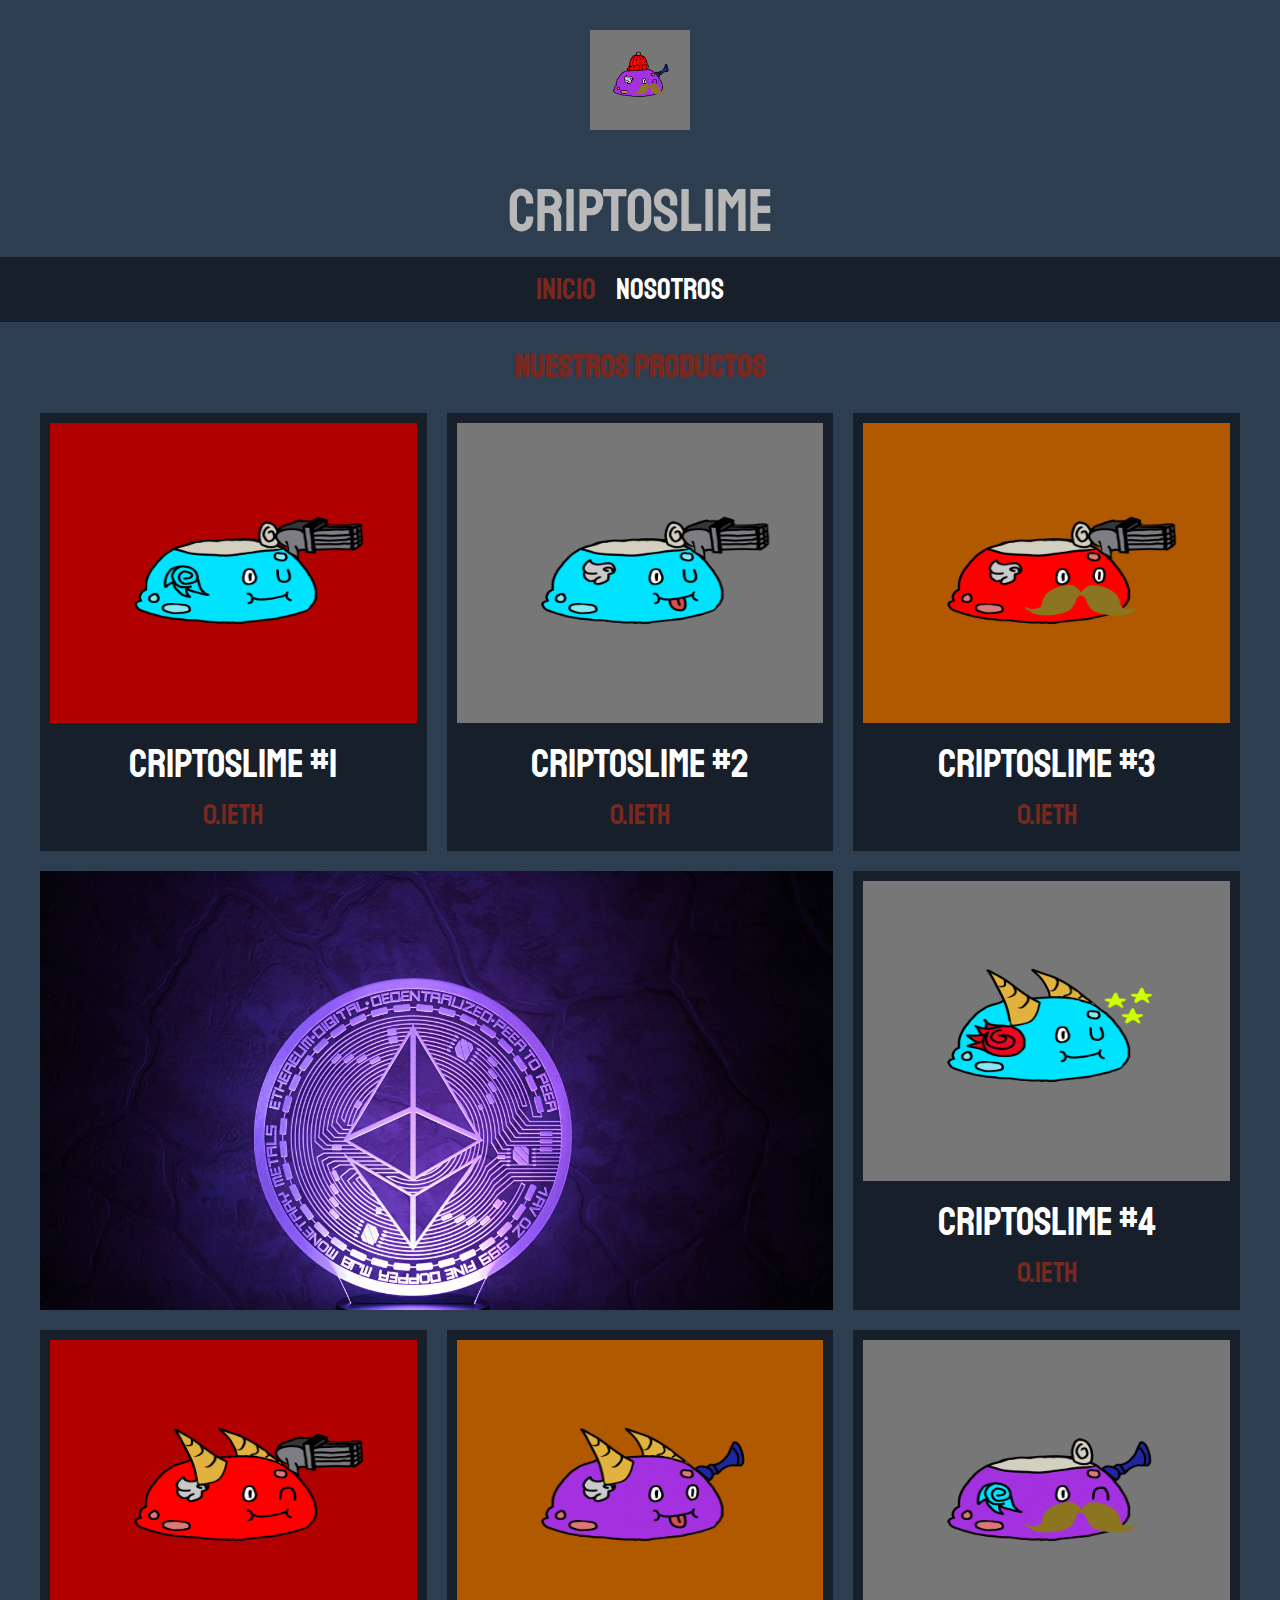
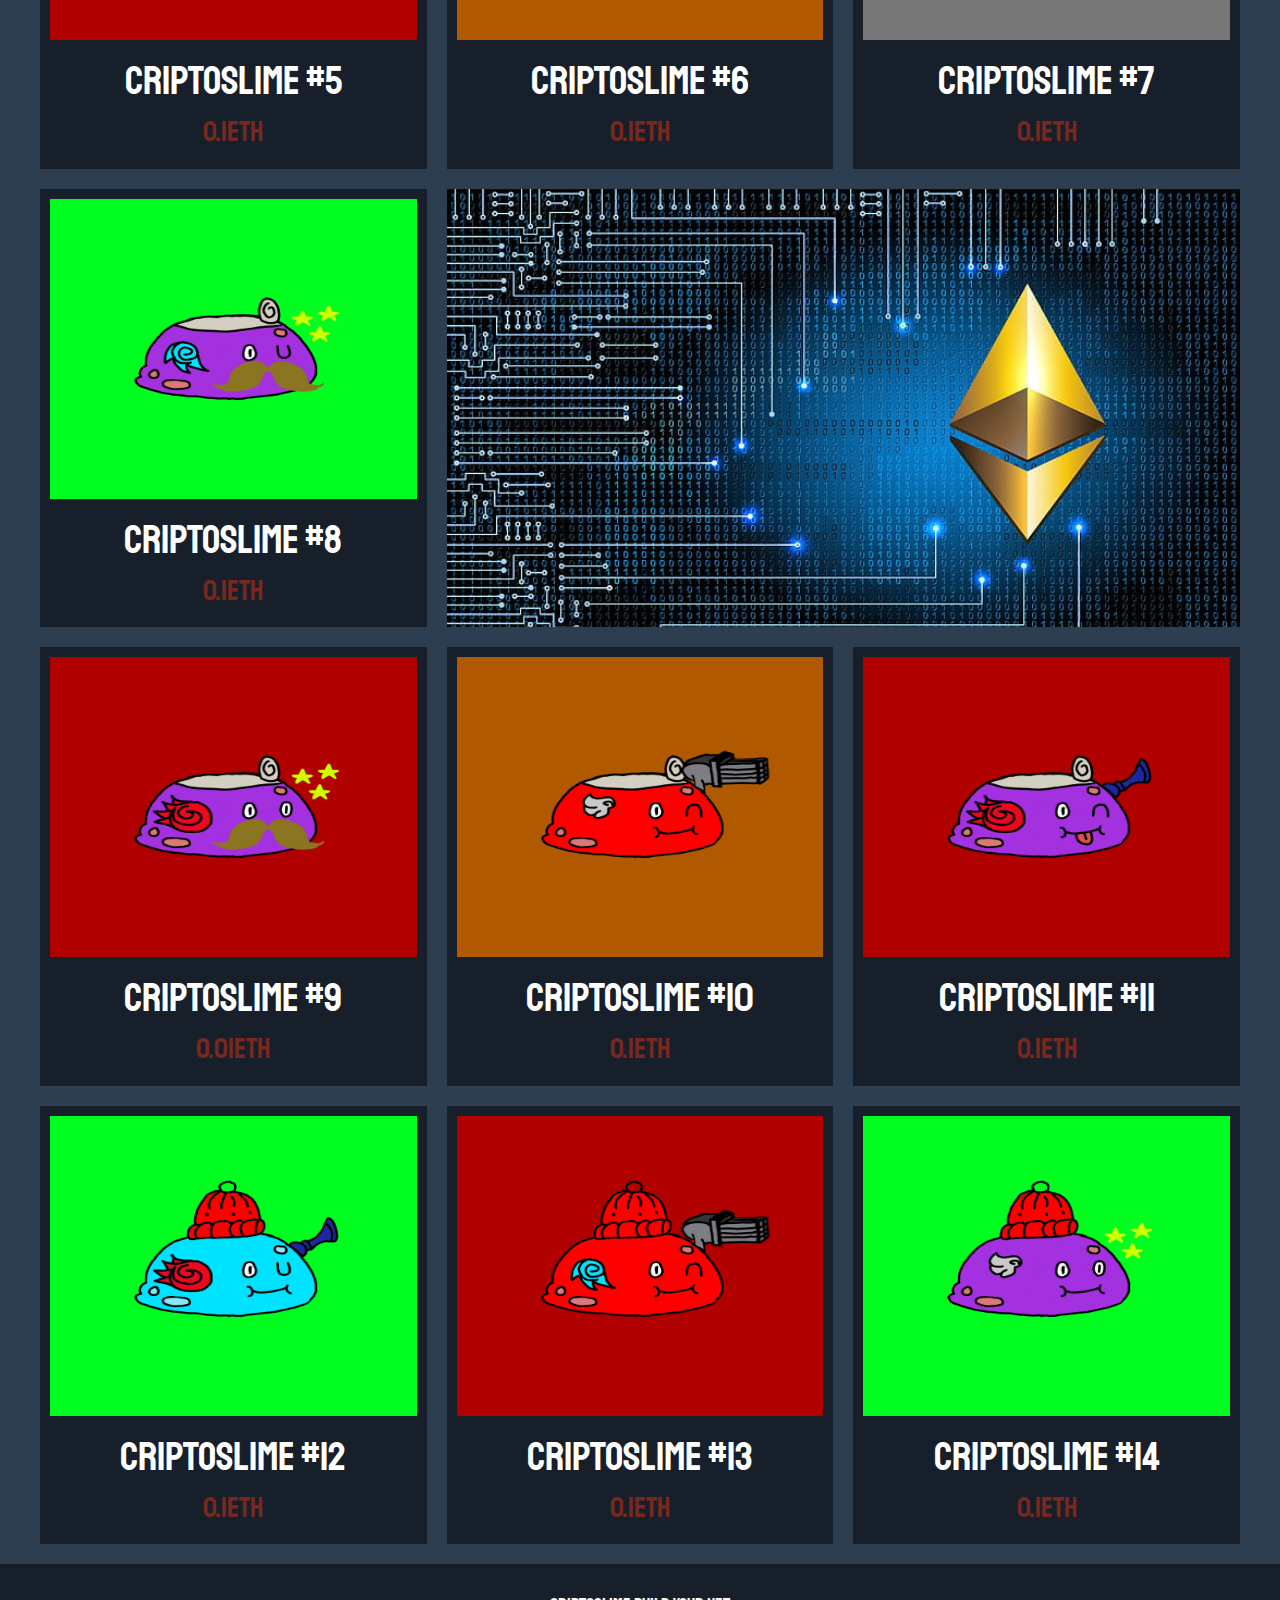
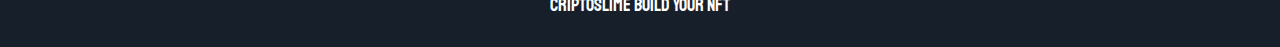
<file: index.html>
<!DOCTYPE html>
<html lang="en">
<head>
    <meta charset="UTF-8">
    <meta http-equiv="X-UA-Compatible" content="IE=edge">
    <meta name="viewport" content="width=device-width, initial-scale=1.0">

    <!-- google fonts -->
    <link rel="preconnect" href="https://fonts.googleapis.com">
    <link rel="preconnect" href="https://fonts.gstatic.com" crossorigin>
    <link href="https://fonts.googleapis.com/css2?family=Krub:wght@400;700&family=Staatliches&display=swap" rel="stylesheet">

    <!-- hoja de estilo y normalize -->
    <link rel="stylesheet" href="estilos/estilos.css">
    <link rel="stylesheet" href="estilos/normalize.css">
    <title>Document</title>
</head>
<body>
    <header class="header">
        <a href="index.html" >
            <img class="header__logo" src="img/42.png" alt="logotipo" width="100px" height="100px">
        </a>
       
       
    </header>
    <span>CRIPTOSLIME</span>
    <nav class="navegacion">
        <a class="navegacion__enlaces navegacion__enlaces--activo" href="index.html">Inicio</a>
        <a class="navegacion__enlaces" href="nosotros.html">Nosotros</a>
  
    </nav>


    <main class="contenedor">

        <h1>Nuestros productos</h1>
        <div class="grid">
            <div class="producto">
                <a href="producto.html">
                    <img class="producto__imagen" src="img/1.png" alt="" width="300px" height="300px">
                    <div class="producto__informacion">
                        <p class="producto__nombre">CRIPTOSLIME #1</p>
                        <p class="producto__precio">0.1ETH</p>
                    </div>
                </a>
            </div> 
            <!-- Producto -->

            <div class="producto">
                <a href="producto.html">
                    <img class="producto__imagen" src="img/2.png" alt="" width="300px" height="300px">
                    <div class="producto__informacion">
                        <p class="producto__nombre">CRIPTOSLIME #2</p>
                        <p class="producto__precio">0.1ETH</p>
                    </div>
                </a>
            </div> 
            <!-- Producto -->

            <div class="producto">
                <a href="producto.html">
                    <img class="producto__imagen" src="img/3.png" alt="" width="300px" height="300px">
                    <div class="producto__informacion">
                        <p class="producto__nombre">CRIPTOSLIME #3</p>
                        <p class="producto__precio">0.1ETH</p>
                    </div>
                </a>
            </div> 
            <!-- Producto -->

            <div class="producto">
                <a href="producto.html">
                    <img class="producto__imagen" src="img/4.png" alt="" width="300px" height="300px">
                    <div class="producto__informacion">
                        <p class="producto__nombre">CRIPTOSLIME #4</p>
                        <p class="producto__precio">0.1ETH</p>
                    </div>
                </a>
            </div> 
            <!-- Producto -->

            <div class="producto">
                <a href="producto.html">
                    <img class="producto__imagen" src="img/5.png" alt="" width="300px" height="300px">
                    <div class="producto__informacion">
                        <p class="producto__nombre">CRIPTOSLIME #5</p>
                        <p class="producto__precio">0.1ETH</p>
                    </div>
                </a>
            </div> 
            <!-- Producto -->

            <div class="producto">
                <a href="producto.html">
                    <img class="producto__imagen" src="img/6.png" alt="" width="300px" height="300px">
                    <div class="producto__informacion">
                        <p class="producto__nombre">CRIPTOSLIME #6</p>
                        <p class="producto__precio">0.1ETH</p>
                    </div>
                </a>
            </div> 
            <!-- Producto -->

            <div class="producto">
                <a href="producto.html">
                    <img class="producto__imagen" src="img/7.png" alt="" width="300px" height="300px">
                    <div class="producto__informacion">
                        <p class="producto__nombre">CRIPTOSLIME #7</p>
                        <p class="producto__precio">0.1ETH</p>
                    </div>
                </a>
            </div> 
            <!-- Producto -->

            <div class="producto">
                <a href="producto.html">
                    <img class="producto__imagen" src="img/8.png" alt="" width="300px" height="300px">
                    <div class="producto__informacion">
                        <p class="producto__nombre">CRIPTOSLIME #8</p>
                        <p class="producto__precio">0.1ETH</p>
                    </div>
                </a>
            </div> 
            <!-- Producto -->

            <div class="producto">
                <a href="producto.html">
                    <img class="producto__imagen" src="img/9.png" alt="" width="300px" height="300px">
                    <div class="producto__informacion">
                        <p class="producto__nombre">CRIPTOSLIME #9</p>
                        <p class="producto__precio">0.01ETH</p>
                    </div>
                </a>
            </div> 
            <!-- Producto -->

            <div class="producto">
                <a href="producto.html">
                    <img class="producto__imagen" src="img/10.png" alt="" width="300px" height="300px">
                    <div class="producto__informacion">
                        <p class="producto__nombre">CRIPTOSLIME #10</p>
                        <p class="producto__precio">0.1ETH</p>
                    </div>
                </a>
            </div> 
            <!-- Producto -->

            <div class="producto">
                <a href="producto.html">
                    <img class="producto__imagen" src="img/11.png" alt="" width="300px" height="300px">
                    <div class="producto__informacion">
                        <p class="producto__nombre">CRIPTOSLIME #11</p>
                        <p class="producto__precio">0.1ETH</p>
                    </div>
                </a>
            </div> 
            <!-- Producto -->

            <div class="producto">
                <a href="producto.html">
                    <img class="producto__imagen" src="img/12.png" alt="" width="300px" height="300px">
                    <div class="producto__informacion">
                        <p class="producto__nombre">CRIPTOSLIME #12</p>
                        <p class="producto__precio">0.1ETH</p>
                    </div>
                </a>
            </div> 
            <!-- Producto -->

            <div class="producto">
                <a href="producto.html">
                    <img class="producto__imagen" src="img/13.png" alt="" width="300px" height="300px">
                    <div class="producto__informacion">
                        <p class="producto__nombre">CRIPTOSLIME #13</p>
                        <p class="producto__precio">0.1ETH</p>
                    </div>
                </a>
            </div> 
            <!-- Producto -->

            <div class="producto">
                <a href="producto.html">
                    <img class="producto__imagen" src="img/14.png" alt="" width="300px" height="300px">
                    <div class="producto__informacion">
                        <p class="producto__nombre">CRIPTOSLIME #14</p>
                        <p class="producto__precio">0.1ETH</p>
                    </div>
                </a>
            </div> 
            <!-- Producto -->
            <div class="grafico grafico--grande1">

            </div>
            <div class="grafico grafico--grande2">

            </div>
        </div>
        <!-- Grid -->
    </main>


    <footer class="footer">
        <p class="footer__texto">CRIPTOSLIME BUILD YOUR NFT</p>
    </footer>
</body>
</html>
</file>
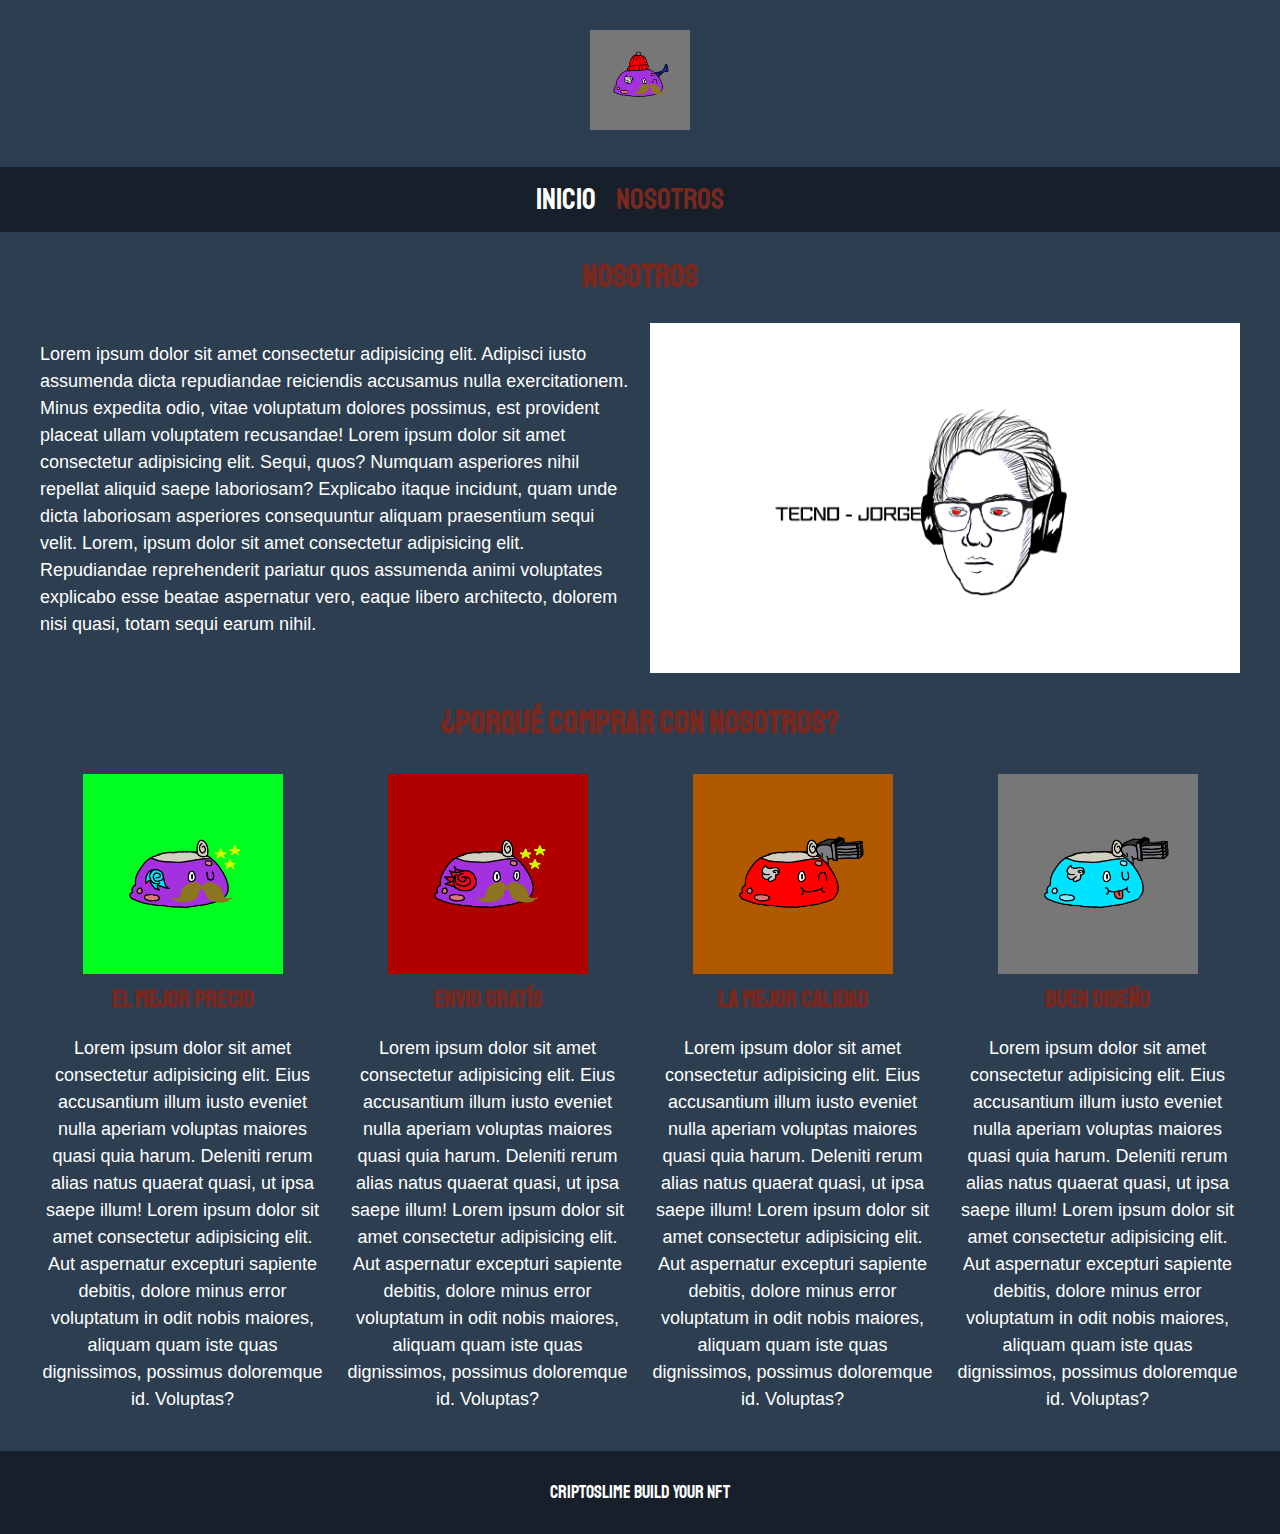
<file: nosotros.html>
<!DOCTYPE html>
<html lang="en">
<head>
    <meta charset="UTF-8">
    <meta http-equiv="X-UA-Compatible" content="IE=edge">
    <meta name="viewport" content="width=device-width, initial-scale=1.0">

    <!-- google fonts -->
    <link rel="preconnect" href="https://fonts.googleapis.com">
    <link rel="preconnect" href="https://fonts.gstatic.com" crossorigin>
    <link href="https://fonts.googleapis.com/css2?family=Krub:wght@400;700&family=Staatliches&display=swap" rel="stylesheet">

    <!-- hoja de estilo y normalize -->
    <link rel="stylesheet" href="estilos/estilos.css">
    <link rel="stylesheet" href="estilos/normalize.css">
    <title>Document</title>
</head>
<body>
    <header class="header">
        <a href="index.html" >
            <img class="header__logo" src="img/42.png" alt="logotipo" width="100px" height="100px">
        </a>
    </header>
    <nav class="navegacion">
        <a class="navegacion__enlaces" href="index.html">Inicio</a>
        <a class="navegacion__enlaces navegacion__enlaces--activo" href="nosotros.html">Nosotros</a>
       
    </nav>


    <main class="contenedor">

        <h1>Nosotros</h1>
        <div class="nosotros">
            <div class="nosotros__contenido">
              <p>  Lorem ipsum dolor sit amet consectetur adipisicing elit. Adipisci iusto assumenda dicta repudiandae reiciendis accusamus nulla exercitationem. Minus expedita odio, vitae voluptatum dolores possimus, est provident placeat ullam voluptatem recusandae!
                Lorem ipsum dolor sit amet consectetur adipisicing elit. Sequi, quos? Numquam asperiores nihil repellat aliquid saepe laboriosam? Explicabo itaque incidunt, quam unde dicta laboriosam asperiores consequuntur aliquam praesentium sequi velit.
                Lorem, ipsum dolor sit amet consectetur adipisicing elit. Repudiandae reprehenderit pariatur quos assumenda animi voluptates explicabo esse beatae aspernatur vero, eaque libero architecto, dolorem nisi quasi, totam sequi earum nihil.
            </p>
            </div>
            <img class="nosotros__imagen" src="img/banner.jpg" alt="nosotros" width="500px" height="350px">
        </div>
    </main>

    <section class="contenedor compar">
        <h2 class="comprar__titulo">
            ¿Porqué comprar con nosotros?
        </h2>
        <div class="bloques">
            <div class="bloque">
                <img class="bloque__imagen" src="img/8.png" alt="porque si" width="200px" height="200px">
                <h3 class="bloque__titulo">El mejor precio</h3>
                <p>Lorem ipsum dolor sit amet consectetur adipisicing elit. Eius accusantium illum iusto eveniet nulla aperiam voluptas maiores quasi quia harum. Deleniti rerum alias natus quaerat quasi, ut ipsa saepe illum!
                    Lorem ipsum dolor sit amet consectetur adipisicing elit. Aut aspernatur excepturi sapiente debitis, dolore minus error voluptatum in odit nobis maiores, aliquam quam iste quas dignissimos, possimus doloremque id. Voluptas?
                </p>
            </div>
            <!-- bloque -->
            
            <div class="bloque">
                <img class="bloque__imagen" src="img/9.png" alt="porque si" width="200px" height="200px">
                <h3 class="bloque__titulo">Envio gratís</h3>
                <p>Lorem ipsum dolor sit amet consectetur adipisicing elit. Eius accusantium illum iusto eveniet nulla aperiam voluptas maiores quasi quia harum. Deleniti rerum alias natus quaerat quasi, ut ipsa saepe illum!
                    Lorem ipsum dolor sit amet consectetur adipisicing elit. Aut aspernatur excepturi sapiente debitis, dolore minus error voluptatum in odit nobis maiores, aliquam quam iste quas dignissimos, possimus doloremque id. Voluptas?
                </p>
            </div>
            <!-- bloque -->

            <div class="bloque">
                <img class="bloque__imagen" src="img/10.png" alt="porque si" width="200px" height="200px">
                <h3 class="bloque__titulo">La mejor calidad</h3>
                <p>Lorem ipsum dolor sit amet consectetur adipisicing elit. Eius accusantium illum iusto eveniet nulla aperiam voluptas maiores quasi quia harum. Deleniti rerum alias natus quaerat quasi, ut ipsa saepe illum!
                    Lorem ipsum dolor sit amet consectetur adipisicing elit. Aut aspernatur excepturi sapiente debitis, dolore minus error voluptatum in odit nobis maiores, aliquam quam iste quas dignissimos, possimus doloremque id. Voluptas?
                </p>
            </div>
            <!-- bloque -->

            <div class="bloque">
                <img class="bloque__imagen" src="img/2.png" alt="porque si" width="200px" height="200px">
                <h3 class="bloque__titulo">Buen diseño</h3>
                <p>Lorem ipsum dolor sit amet consectetur adipisicing elit. Eius accusantium illum iusto eveniet nulla aperiam voluptas maiores quasi quia harum. Deleniti rerum alias natus quaerat quasi, ut ipsa saepe illum!
                    Lorem ipsum dolor sit amet consectetur adipisicing elit. Aut aspernatur excepturi sapiente debitis, dolore minus error voluptatum in odit nobis maiores, aliquam quam iste quas dignissimos, possimus doloremque id. Voluptas?
                </p>
            </div>
            <!-- bloque -->
        </div>
        <!-- bloques -->
    </section>
    <!-- seccion -->
    <footer class="footer">
        <p class="footer__texto">CRIPTOSLIME BUILD YOUR NFT</p>
    </footer>
</body>
</html>
</file>
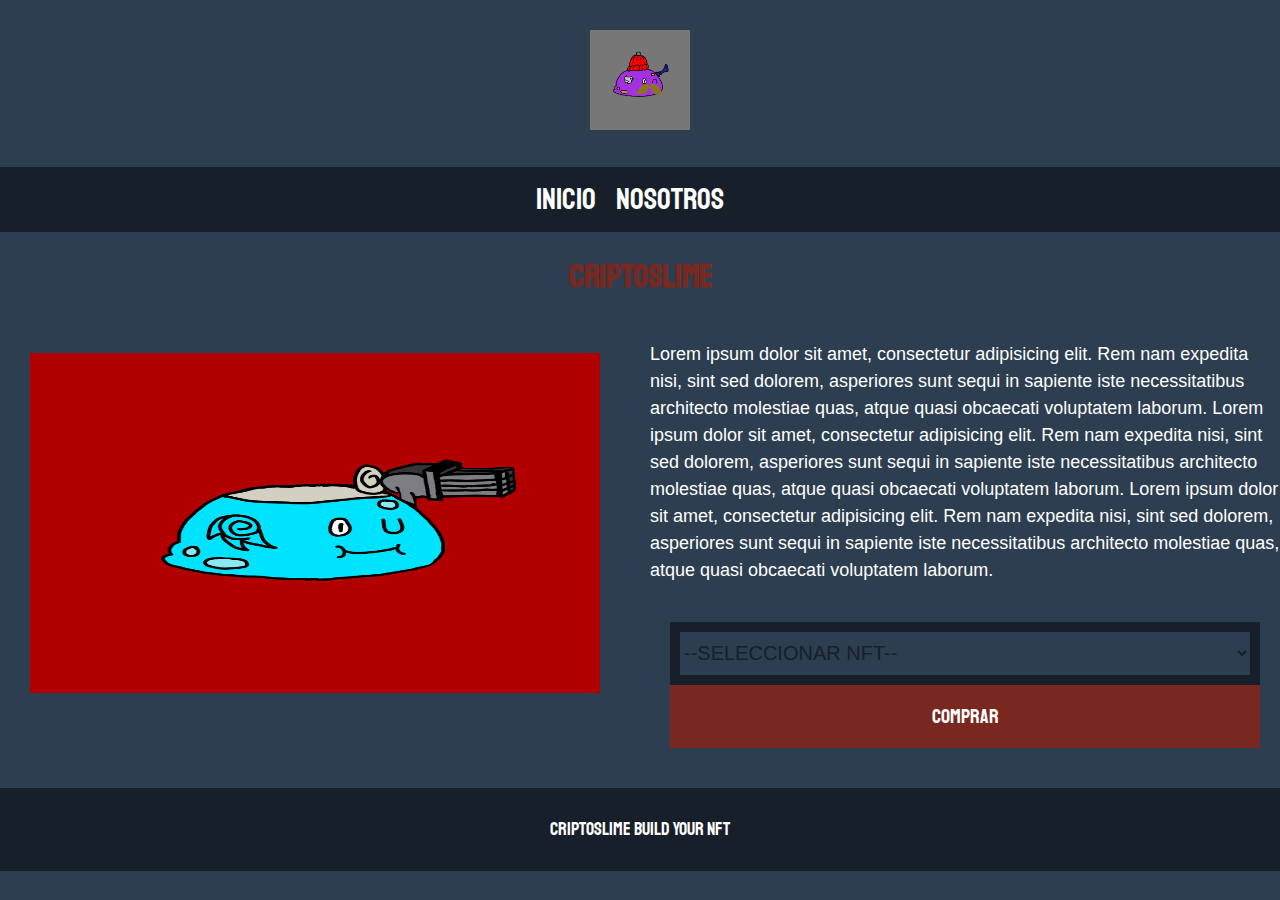
<file: producto.html>
<!DOCTYPE html>
<html lang="en">
<head>
    <meta charset="UTF-8">
    <meta http-equiv="X-UA-Compatible" content="IE=edge">
    <meta name="viewport" content="width=device-width, initial-scale=1.0">

    <!-- google fonts -->
    <link rel="preconnect" href="https://fonts.googleapis.com">
    <link rel="preconnect" href="https://fonts.gstatic.com" crossorigin>
    <link href="https://fonts.googleapis.com/css2?family=Krub:wght@400;700&family=Staatliches&display=swap" rel="stylesheet">

    <!-- hoja de estilo y normalize -->
    <link rel="stylesheet" href="estilos/estilos.css">
    <link rel="stylesheet" href="estilos/normalize.css">
    <title>Document</title>
</head>
<body>
    <header class="header">
        <a href="index.html" >
            <img class="header__logo" src="img/42.png" alt="logotipo" width="100px" height="100px">
        </a>
    </header>
    <nav class="navegacion">
        <a class="navegacion__enlaces" href="index.html">Inicio</a>
        <a class="navegacion__enlaces" href="nosotros.html">Nosotros</a>
    
    </nav>


    <main>

        <h1>CRIPTOSLIME</h1>
        <div class="criptoslime">
            <img class="criptoslime__imagen" src="img/1.png" alt="" width="400px" height="400px">
            <div class="criptoslime__contenido">
                <p> 
                    Lorem ipsum dolor sit amet, consectetur adipisicing elit. Rem nam expedita nisi, sint sed dolorem, asperiores sunt sequi in sapiente iste necessitatibus architecto molestiae quas, atque quasi obcaecati voluptatem laborum.
                    Lorem ipsum dolor sit amet, consectetur adipisicing elit. Rem nam expedita nisi, sint sed dolorem, asperiores sunt sequi in sapiente iste necessitatibus architecto molestiae quas, atque quasi obcaecati voluptatem laborum.
                    Lorem ipsum dolor sit amet, consectetur adipisicing elit. Rem nam expedita nisi, sint sed dolorem, asperiores sunt sequi in sapiente iste necessitatibus architecto molestiae quas, atque quasi obcaecati voluptatem laborum.
                </p>
                <form class="formulario">
                    <select class="formulario__campo" name="" id="">
                        <option value="" disabled selected>--SELECCIONAR NFT--</option>
                        <option value="">CRIPTOSLIME #1 </option>
                        <option value="">CRIPTOSLIME #2</option>
                        <option value="">CRIPTOSLIME #3</option>
                    </select>
                    <input class="formulario__submit" type="submit" value="Comprar">
                </form>
            </div>
        </div>
    </main>


    <footer class="footer">
        <p class="footer__texto">CRIPTOSLIME BUILD YOUR NFT</p>
    </footer>
</body>
</html>
</file>
<file: estilos/estilos.css>
:root{
    --primario:#2C3E50 ;
    --primarioOscuro:#17202A;
    --secundario:#78281F  ;
    --secundarioOscuro:#B8B8B8 ;
    --blanco:#ffffff;
    --negro:#000000;

    --fuente_principal:'Staatliches', cursive;
}


html{
    box-sizing: border-box;
    font-size: 62.5%; /*esto permite agregar que 1 rem = 10px*/
}

*,*:before,*:after{
box-sizing: inherit;   
}

/*globales*/

body{
   background-color: var(--primario);
   font-size: 1.6rem;
   line-height: 1.5;/*la base de la fuente*/     
}

p{
    font-size: 1.8rem;
    font-family: Arial, Helvetica, sans-serif;
    color: var(--blanco);
}
a{
    text-decoration: none;
}
span{
    display: block;
    color: var(--secundarioOscuro);
    font-size: 6rem;
    font-family: var(--fuente_principal);
    text-align: center;
}
img{
    max-width: 100%;
}
.contenedor{
    /*centrar el contenido*/
    max-width: 120rem;
    margin: 0 auto;
    
}

h1,h2,h3{
    text-align: center;
    color: var(--secundario);
    font-family: var(--fuente_principal);
}

h1{font-size: 4rem;}
h2{font-size: 3.2rem;}
h3{font-size: 2.4rem;}

/*header*/
.header{
    display: flex;
    justify-content: center;
}
.header__logo{
    margin: 3rem 0;
}
/*footer*/
.footer{
    background-color: var(--primarioOscuro);  
    padding: 1rem 0;
    margin-top: 2rem;
}

.footer__texto{
    color: var(--blanco);
    font-family: var(--fuente_principal);
    text-align: center;
}


/*navegacion*/
.navegacion{
    background-color: var(--primarioOscuro);
    padding: 1rem 0;
    display: flex;
    justify-content: center;  
    width: 100%;
}
.navegacion__enlaces{
    font-family: var(--fuente_principal);
    color: var(--blanco);
    font-size: 3rem;
    margin-right: 2rem;

}
.navegacion__enlaces--activo,
.navegacion__enlaces:hover{
    color: var(--secundario);    
}
/*grid*/

.grid{
    
    display: grid;
    grid-template-columns: repeat(2,1fr);
    gap: 2rem;
}
@media (min-width: 768px){
    .grid{
        display: grid;
        grid-template-columns: repeat(3,1fr);
    }
}
/*producto*/

.producto{
    background-color: var(--primarioOscuro);
    padding: 1rem;
}
.producto__imagen{width: 100%;}
 
.producto__nombre{
    font-size: 4rem;
}
.producto__precio{
    font-size: 2.8rem;
    color: var(--secundario);
}

.producto__nombre,
.producto__precio{
    font-family: var(--fuente_principal);
    margin: 1rem 0;
    text-align: center;
    line-height: 1.2;
}
/*graficos*/

.grafico{
    min-height: 30rem;
    grid-column: 1/3;
}
.grafico--grande1{
    grid-row: 2/3;
    background-image: url(../img/grande1.jpg);
    background-size: cover;
    background-repeat: no-repeat;
}
.grafico--grande2{
    background-image: url(../img/grande2.jpg);
    background-size: cover;
    grid-row: 8/9;
    background-repeat: no-repeat;
}
@media (min-width: 768px){
    .grafico--grande2{
        grid-row: 4/5;
        grid-column: 2/4;
       
    }
    
}

/*nosotros*/
.nosotros{
    display: grid;
    grid-template-rows: repeat(1,1fr);
}
 
@media (min-width: 768px){
    .nosotros{
       
       grid-template-columns: repeat(2,1fr);
       column-gap: 2rem;
    }
}
 
.nosotros__imagen{
    grid-row: 1/2;
    width: 100%;
}
@media (min-width: 768px){
    .nosotros__imagen{
        grid-column: 2/3;
    }
}

/** Bloques **/
.bloques{
    display: grid;
    grid-template-columns:repeat(2,1fr);
    gap: 2rem;
}
@media (min-width: 768px){
    .bloques{
        
        grid-template-columns:repeat(4,1fr);
        gap: 2rem;
    }
}
.bloque{
   text-align: center;
}
 
.bloque__titulo{
 margin: 0;
}

/*producto*/
 
@media (min-width: 768px){
    .criptoslime{
        display: grid;
        grid-template-columns: repeat(2, 1fr);
        column-gap: 2rem;
    } 
   }
   
   .criptoslime__imagen{
    text-align: center;
    width: 100%;
    padding: 3rem;
}
    .formulario{
        display: grid;
        grid-template-rows: repeat(2,1fr);
        padding: 2rem;
    }
   .formulario__campo{
       border:1rem solid var(--primarioOscuro);
        background-color: transparent;
        color: var(--primarioOscuro);
        font-size: 2rem;
        font-family: Arial, Helvetica, sans-serif;
    }
   .formulario__submit{
       background-color: var(--secundario);
       border: none;
       font-size: 2rem;
       font-family: var(--fuente_principal);
       padding: 2rem;
       color: var(--blanco);
       transition: backgraound-color .3s ease;
   }
   .formulario__submit:hover{
       cursor: pointer;
       background-color: var(--secundarioOscuro);
      
   }
</file>
